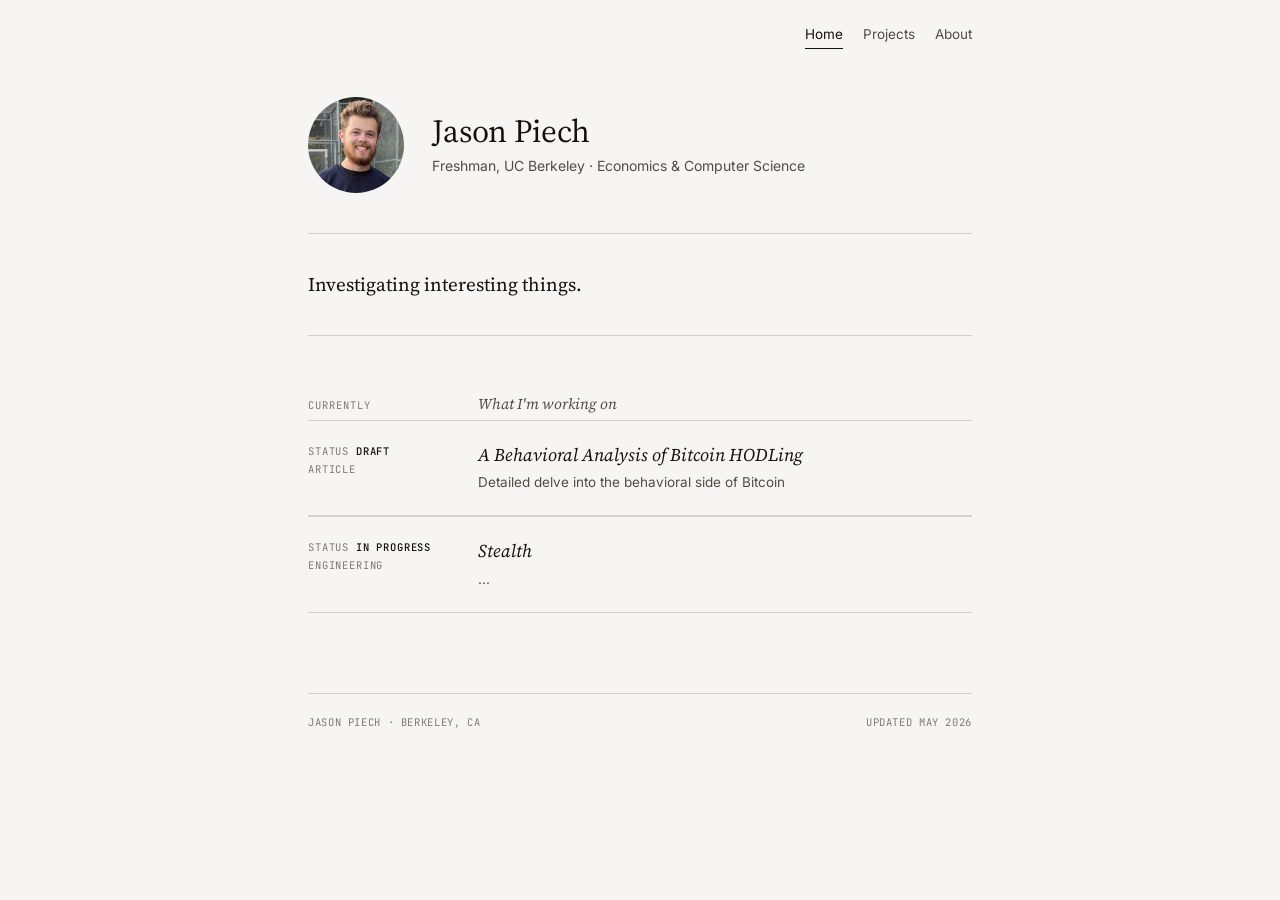
<file: index.html>
<!DOCTYPE html>
<html lang="en">

<head>
  <meta charset="utf-8" />
  <meta name="viewport" content="width=device-width,initial-scale=1" />
  <title>Jason Piech</title>
  <link rel="preconnect" href="https://fonts.googleapis.com" />
  <link rel="preconnect" href="https://fonts.gstatic.com" crossorigin />
  <link
    href="https://fonts.googleapis.com/css2?family=Source+Serif+4:ital,opsz,wght@0,8..60,400;0,8..60,500;1,8..60,400&family=Inter:wght@400;500&family=JetBrains+Mono:wght@400&display=swap"
    rel="stylesheet" />
  <link rel="stylesheet" href="site.css" />
</head>

<body>

  <div class="shell">

    <nav class="top-nav">
      <a href="index.html" aria-current="page">Home</a>
      <a href="projects.html">Projects</a>
      <a href="about.html">About</a>
    </nav>

    <header class="hero">
      <div class="headshot" role="img" aria-label="Jason Piech"></div>
      <div>
        <h1>Jason Piech</h1>
        <div class="who">Freshman, UC Berkeley · Economics &amp; Computer Science</div>
      </div>
    </header>

    <section class="lede">
      <p>
        Investigating interesting things.
      </p>
    </section>

    <div class="sect-h">
      <span class="meta">Currently</span>
      <h2>What I'm working on</h2>
    </div>
    <div class="entry-list">
      <article class="entry">
        <div class="meta">
          <span class="lbl">Status <strong>Draft</strong></span>
          <span class="lbl">Article</span>
          <!-- <span class="lbl"><span class="status active">Active</span></span> -->
        </div>
        <div class="title active">
          <a href="#" onclick="event.preventDefault()">A Behavioral Analysis of Bitcoin HODLing</a>
          <span class="desc">Detailed delve into the behavioral side of Bitcoin</span>
        </div>
      </article>
    </div>
    <div class="entry-list">
      <article class="entry">
        <div class="meta">
          <span class="lbl">Status <strong>In Progress</strong></span>
          <span class="lbl">Engineering</span>
          <!-- <span class="lbl"><span class="status active">Active</span></span> -->
        </div>
        <div class="title active">
          <a href="#" onclick="event.preventDefault()">Stealth</a>
          <span class="desc">...</span>
        </div>
      </article>
    </div>

    <!-- <div class="sect-h">
      <span class="meta">Selected</span>
      <h2>Recent projects</h2>
    </div>
    <div class="entry-list">
      <article class="entry">
        <div class="meta">
          <span class="lbl">Nov 2025</span>
          <span class="lbl">Notebook</span>
          <span class="lbl"><span class="status draft">Draft</span></span>
        </div>
        <div class="title">
          <a href="#" onclick="event.preventDefault()">BTC volatility regimes</a>
          <span class="desc">Rolling-window study fitting GARCH variants to daily returns.</span>
        </div>
      </article>
      <article class="entry">
        <div class="meta">
          <span class="lbl">Nov 2025</span>
          <span class="lbl">Essay</span>
          <span class="lbl"><span class="status done">Published</span></span>
        </div>
        <div class="title">
          <a href="article.html">When in doubt, HODL and trust the process.</a>
          <span class="desc">On the discipline of holding a position over a long enough time horizon.</span>
        </div>
      </article>
    </div> -->

    <footer class="foot">
      <span>Jason Piech · Berkeley, CA</span>
      <span>Updated May 2026</span>
    </footer>

  </div>

</body>

</html>
</file>
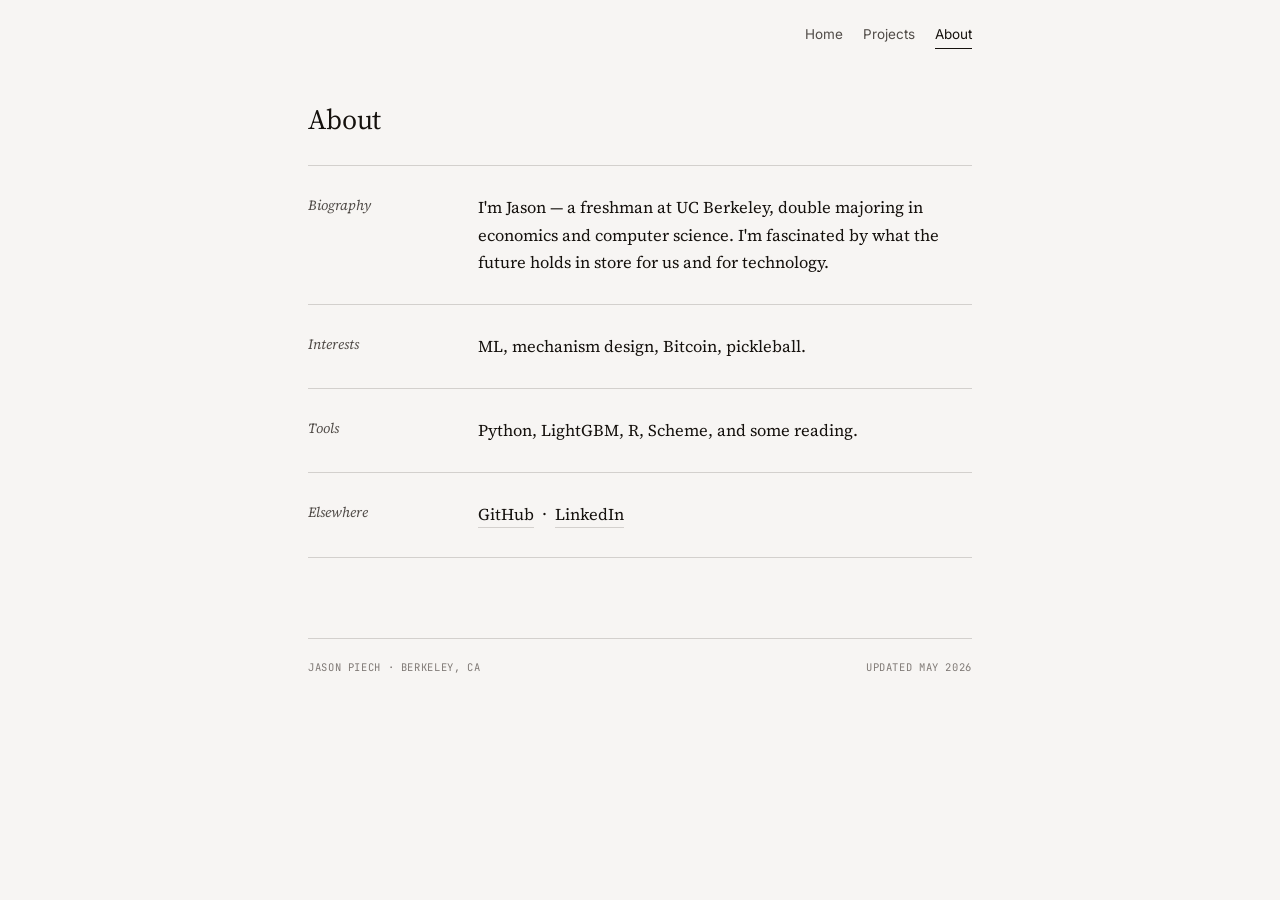
<file: about.html>
<!DOCTYPE html>
<html lang="en">

<head>
  <meta charset="utf-8" />
  <meta name="viewport" content="width=device-width,initial-scale=1" />
  <title>About — Jason Piech</title>
  <link rel="preconnect" href="https://fonts.googleapis.com" />
  <link rel="preconnect" href="https://fonts.gstatic.com" crossorigin />
  <link
    href="https://fonts.googleapis.com/css2?family=Source+Serif+4:ital,opsz,wght@0,8..60,400;0,8..60,500;1,8..60,400&family=Inter:wght@400;500&family=JetBrains+Mono:wght@400&display=swap"
    rel="stylesheet" />
  <link rel="stylesheet" href="site.css" />
</head>

<body>

  <div class="shell">

    <nav class="top-nav">
      <a href="index.html">Home</a>
      <a href="projects.html">Projects</a>
      <a href="about.html" aria-current="page">About</a>
    </nav>

    <header class="about-head">
      <h1>About</h1>
    </header>

    <div class="about-row">
      <h3>Biography</h3>
      <div class="body">
        <p>
          I'm Jason — a freshman at UC Berkeley, double majoring in
          economics and computer science. I'm fascinated by what the future holds in store for us and for technology.
        </p>
      </div>
    </div>

    <div class="about-row">
      <h3>Interests</h3>
      <div class="body">
        <p>
          ML, mechanism design, Bitcoin, pickleball.
        </p>
      </div>
    </div>

    <div class="about-row">
      <h3>Tools</h3>
      <div class="body">
        <p>Python, LightGBM, R, Scheme, and some reading.</p>
      </div>
    </div>

    <div class="about-row">
      <h3>Elsewhere</h3>
      <div class="body">
        <p>
          <a href="https://github.com/jasonpiech">GitHub</a> &nbsp;·&nbsp;
          <a href="https://www.linkedin.com/in/jason-piech-0aa4722b4/">LinkedIn</a>
        </p>
      </div>
    </div>

    <footer class="foot">
      <span>Jason Piech · Berkeley, CA</span>
      <span>Updated May 2026</span>
    </footer>

  </div>

</body>

</html>
</file>
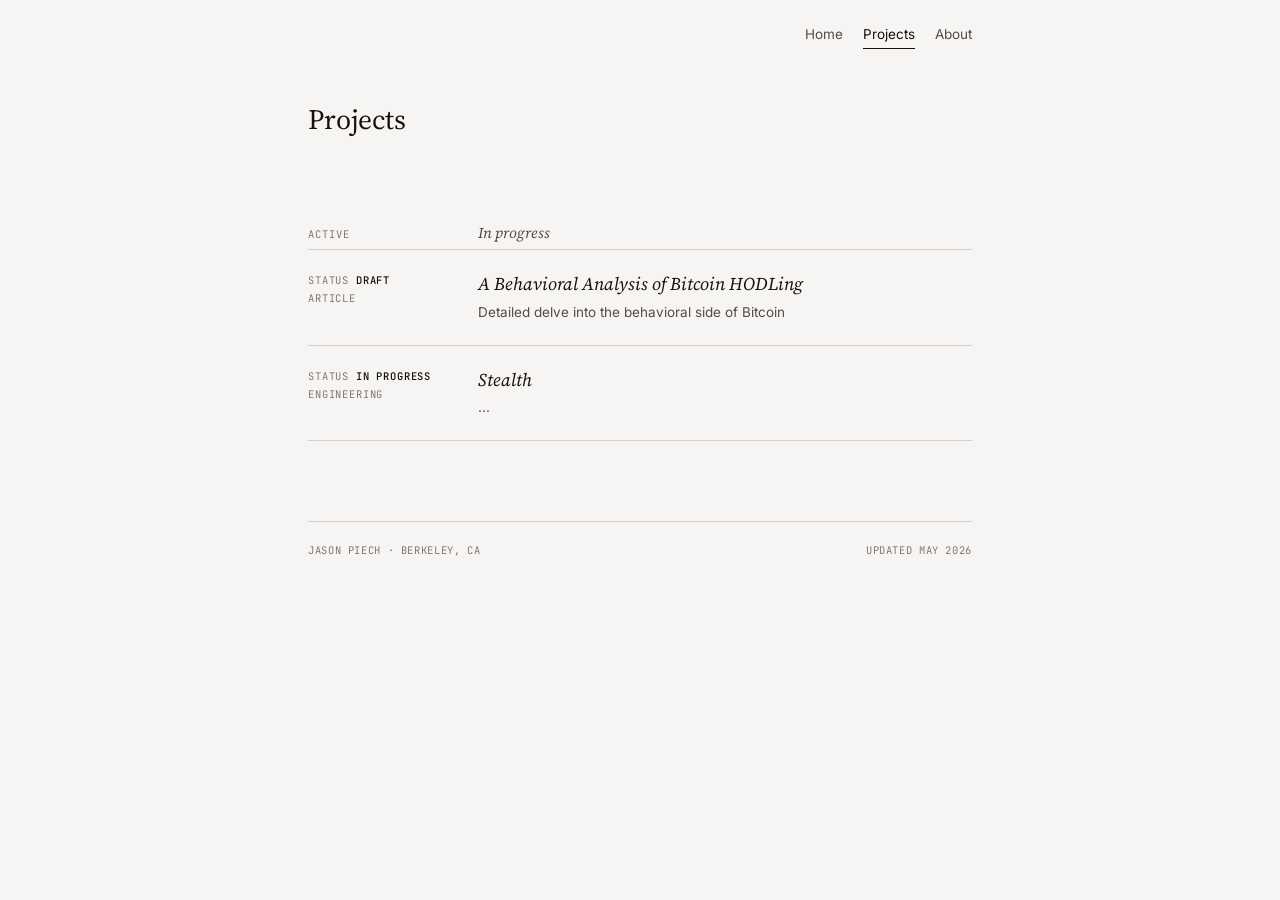
<file: projects.html>
<!DOCTYPE html>
<html lang="en">

<head>
  <meta charset="utf-8" />
  <meta name="viewport" content="width=device-width,initial-scale=1" />
  <title>Projects — Jason Piech</title>
  <link rel="preconnect" href="https://fonts.googleapis.com" />
  <link rel="preconnect" href="https://fonts.gstatic.com" crossorigin />
  <link
    href="https://fonts.googleapis.com/css2?family=Source+Serif+4:ital,opsz,wght@0,8..60,400;0,8..60,500;1,8..60,400&family=Inter:wght@400;500&family=JetBrains+Mono:wght@400&display=swap"
    rel="stylesheet" />
  <link rel="stylesheet" href="site.css" />
</head>

<body>

  <div class="shell">

    <nav class="top-nav">
      <a href="index.html">Home</a>
      <a href="projects.html" aria-current="page">Projects</a>
      <a href="about.html">About</a>
    </nav>

    <header class="about-head">
      <h1>Projects</h1>
    </header>

    <div class="sect-h">
      <span class="meta">Active</span>
      <h2>In progress</h2>
    </div>
    <div class="entry-list">
      <article class="entry">
        <div class="meta">
          <span class="lbl">Status <strong>Draft</strong></span>
          <span class="lbl">Article</span>
          <!-- <span class="lbl"><span class="status active">Active</span></span> -->
        </div>
        <div class="title active">
          <a href="#" onclick="event.preventDefault()">A Behavioral Analysis of Bitcoin HODLing</a>
          <span class="desc">Detailed delve into the behavioral side of Bitcoin</span>
        </div>
      </article>
      <article class="entry">
        <div class="meta">
          <span class="lbl">Status <strong>In Progress</strong></span>
          <span class="lbl">Engineering</span>
          <!-- <span class="lbl"><span class="status active">Active</span></span> -->
        </div>
        <div class="title active">
          <a href="#" onclick="event.preventDefault()">Stealth</a>
          <span class="desc">...</span>
        </div>
      </article>
    </div>

    <!-- <div class="sect-h">
    <span class="meta">Concluded</span>
    <h2>Completed</h2>
  </div>
  <div class="entry-list">
    <article class="entry">
      <div class="meta">
        <span class="lbl">Nov 2025</span>
        <span class="lbl">Essay</span>
        <span class="lbl"><span class="status done">Published</span></span>
      </div>
      <div class="title">
        <a href="article.html">When in doubt, HODL and trust the process.</a>
        <span class="desc">On the discipline of holding a position over a long enough time horizon.</span>
      </div>
    </article>
  </div> -->

    <footer class="foot">
      <span>Jason Piech · Berkeley, CA</span>
      <span>Updated May 2026</span>
    </footer>

  </div>

</body>

</html>
</file>
<file: site.css>
:root {
  --paper: oklch(0.972 0.004 80);
  --ink: oklch(0.18 0.01 60);
  --ink-mid: oklch(0.42 0.01 60);
  --ink-low: oklch(0.58 0.01 60);
  --rule: oklch(0.86 0.006 70);

  --serif: "Source Serif 4", "Source Serif Pro", "Iowan Old Style", Georgia, serif;
  --sans: "Inter", system-ui, -apple-system, sans-serif;
  --mono: "JetBrains Mono", ui-monospace, "SFMono-Regular", monospace;

  --maxw: 720px;
  --col-meta: 130px;
  --col-gap: 40px;
}

* {
  box-sizing: border-box;
}

html,
body {
  margin: 0;
  background: var(--paper);
  color: var(--ink);
  font-family: var(--sans);
  font-size: 15px;
  line-height: 1.6;
  -webkit-font-smoothing: antialiased;
  text-rendering: optimizeLegibility;
}

body {
  display: flex;
  flex-direction: column;
  min-height: 100vh;
}

a {
  color: var(--ink);
  text-decoration: none;
  border-bottom: 1px solid var(--rule);
  padding-bottom: 1px;
}

a:hover {
  border-bottom-color: var(--ink);
}

.shell {
  width: 100%;
  max-width: var(--maxw);
  margin: 0 auto;
  padding: 0 28px;
  flex: 1;
  display: flex;
  flex-direction: column;
}

/* ========== Top nav (minimal) ========== */
.top-nav {
  display: flex;
  justify-content: flex-end;
  gap: 20px;
  padding: 24px 0;
  font-size: 13.5px;
}

.top-nav a {
  color: var(--ink-mid);
  border: none;
  padding: 0;
}

.top-nav a:hover {
  color: var(--ink);
}

.top-nav a[aria-current="page"] {
  color: var(--ink);
  border-bottom: 1px solid var(--ink);
  padding-bottom: 2px;
}

/* ========== Hero (home) ========== */
.hero {
  display: grid;
  grid-template-columns: 96px 1fr;
  gap: 28px;
  align-items: center;
  padding: 24px 0 40px;
}

.headshot {
  width: 96px;
  height: 96px;
  border-radius: 50%;
  background: oklch(0.90 0.01 70);
  background-image: url("assets/profile.jpg");
  background-size: cover;
  background-position: center;
  filter: grayscale(0.15) contrast(1.02);
  border: none;
  padding: 0;
}

.hero h1 {
  font-family: var(--serif);
  font-weight: 400;
  font-size: 32px;
  line-height: 1.15;
  letter-spacing: -0.005em;
  margin: 0 0 6px;
}

.hero .who {
  font-family: var(--sans);
  font-size: 14px;
  color: var(--ink-mid);
  line-height: 1.5;
}

/* ========== Lede block ========== */
.lede {
  padding: 36px 0;
  border-top: 1px solid var(--rule);
  border-bottom: 1px solid var(--rule);
}

.lede p {
  font-family: var(--serif);
  font-size: 19px;
  line-height: 1.55;
  color: var(--ink);
  margin: 0;
  max-width: 52ch;
  text-wrap: pretty;
}

.lede p em {
  font-style: italic;
  color: var(--ink-mid);
}

/* ========== Section header ========== */
.sect-h {
  display: grid;
  grid-template-columns: var(--col-meta) 1fr;
  gap: var(--col-gap);
  padding: 56px 0 4px;
  align-items: baseline;
}

.sect-h .meta {
  font-family: var(--mono);
  font-size: 10.5px;
  letter-spacing: 0.1em;
  text-transform: uppercase;
  color: var(--ink-low);
}

.sect-h h2 {
  font-family: var(--serif);
  font-style: italic;
  font-weight: 400;
  font-size: 15px;
  color: var(--ink-mid);
  margin: 0;
}

/* ========== Project entry ========== */
.entry {
  display: grid;
  grid-template-columns: var(--col-meta) 1fr;
  gap: var(--col-gap);
  padding: 22px 0;
  border-top: 1px solid var(--rule);
}

.entry-list .entry:last-child {
  border-bottom: 1px solid var(--rule);
}

.entry .meta {
  font-family: var(--mono);
  font-size: 10.5px;
  letter-spacing: 0.08em;
  text-transform: uppercase;
  color: var(--ink-low);
  line-height: 1.7;
}

.entry .meta .lbl {
  display: block;
}

.entry .meta .lbl strong {
  color: var(--ink);
  font-weight: 500;
}

.entry .title {
  font-family: var(--serif);
  font-size: 18px;
  font-weight: 400;
  line-height: 1.3;
}

.entry .title a {
  border: none;
  padding: 0;
  color: var(--ink);
}

.entry .title a:hover {
  font-style: italic;
}

.entry .title.active a {
  font-style: italic;
}

.entry .desc {
  display: block;
  margin-top: 6px;
  font-family: var(--sans);
  font-size: 13.5px;
  line-height: 1.55;
  color: var(--ink-mid);
  max-width: 52ch;
}

.entry .desc em {
  font-style: italic;
}

.status {
  display: inline-block;
  font-family: var(--mono);
  font-size: 9.5px;
  letter-spacing: 0.1em;
  text-transform: uppercase;
  padding: 2px 6px;
  border: 1px solid var(--rule);
  color: var(--ink-mid);
  border-radius: 2px;
  line-height: 1.4;
  margin-top: 4px;
}

.status.active {
  color: var(--ink);
  border-color: var(--ink);
}

.status.draft {
  color: var(--ink-low);
  border-style: dashed;
}

.status.done {
  color: var(--ink-low);
}

/* ========== Footer ========== */
.foot {
  margin-top: 80px;
  padding: 20px 0 32px;
  border-top: 1px solid var(--rule);
  display: flex;
  justify-content: space-between;
  align-items: baseline;
  font-family: var(--mono);
  font-size: 10.5px;
  letter-spacing: 0.06em;
  text-transform: uppercase;
  color: var(--ink-low);
}

.foot a {
  color: var(--ink-low);
  border: none;
}

.foot a:hover {
  color: var(--ink);
}

/* ========== About page ========== */
.about-head {
  padding: 24px 0 24px;
}

.about-head h1 {
  font-family: var(--serif);
  font-weight: 400;
  font-size: 28px;
  margin: 0;
  letter-spacing: -0.005em;
}

.about-row {
  display: grid;
  grid-template-columns: var(--col-meta) 1fr;
  gap: var(--col-gap);
  padding: 28px 0;
  border-top: 1px solid var(--rule);
}

.about-row:last-of-type {
  border-bottom: 1px solid var(--rule);
}

.about-row h3 {
  font-family: var(--serif);
  font-style: italic;
  font-weight: 400;
  font-size: 14px;
  color: var(--ink-mid);
  margin: 0;
}

.about-row .body p {
  font-family: var(--serif);
  font-size: 16.5px;
  line-height: 1.65;
  color: var(--ink);
  margin: 0 0 14px;
  max-width: 56ch;
  text-wrap: pretty;
}

.about-row .body p:last-child {
  margin: 0;
}

/* ========== Article page ========== */
.article-head {
  padding: 32px 0 24px;
  border-bottom: 1px solid var(--rule);
}

.article-head .meta {
  font-family: var(--mono);
  font-size: 10.5px;
  letter-spacing: 0.08em;
  text-transform: uppercase;
  color: var(--ink-low);
  margin-bottom: 14px;
  display: flex;
  gap: 18px;
  flex-wrap: wrap;
}

.article-head h1 {
  font-family: var(--serif);
  font-weight: 400;
  font-size: 28px;
  line-height: 1.2;
  margin: 0 0 12px;
  letter-spacing: -0.005em;
  text-wrap: balance;
}

.article-head .standfirst {
  font-family: var(--serif);
  font-style: italic;
  font-size: 16px;
  color: var(--ink-mid);
  margin: 0;
  max-width: 54ch;
}

.article-body {
  padding: 32px 0;
  max-width: 60ch;
}

.article-body p {
  font-family: var(--serif);
  font-size: 17px;
  line-height: 1.7;
  margin: 0 0 18px;
  text-wrap: pretty;
}

.article-body h2 {
  font-family: var(--serif);
  font-style: italic;
  font-weight: 400;
  font-size: 18px;
  margin: 32px 0 12px;
}

.article-body blockquote {
  margin: 24px 0;
  padding: 0 0 0 18px;
  border-left: 1px solid var(--ink);
  font-family: var(--serif);
  font-style: italic;
  color: var(--ink-mid);
}

.article-body blockquote cite {
  display: block;
  margin-top: 8px;
  font-family: var(--mono);
  font-size: 10.5px;
  font-style: normal;
  color: var(--ink-low);
  letter-spacing: 0.06em;
  text-transform: uppercase;
}

.article-foot {
  padding: 16px 0 0;
  border-top: 1px solid var(--rule);
  font-family: var(--mono);
  font-size: 10.5px;
  letter-spacing: 0.06em;
  text-transform: uppercase;
}

.article-foot a {
  color: var(--ink);
  border: none;
}

.article-foot a:hover {
  font-style: italic;
}

/* ========== Responsive ========== */
@media (max-width: 640px) {
  .hero {
    grid-template-columns: 80px 1fr;
    gap: 20px;
  }

  .headshot {
    width: 80px;
    height: 80px;
  }

  .hero h1 {
    font-size: 26px;
  }

  .sect-h,
  .entry,
  .about-row {
    grid-template-columns: 1fr;
    gap: 8px;
  }

  .entry .meta {
    display: flex;
    flex-wrap: wrap;
    gap: 12px;
  }

  .entry .meta .lbl {
    display: inline;
  }
}
</file>
